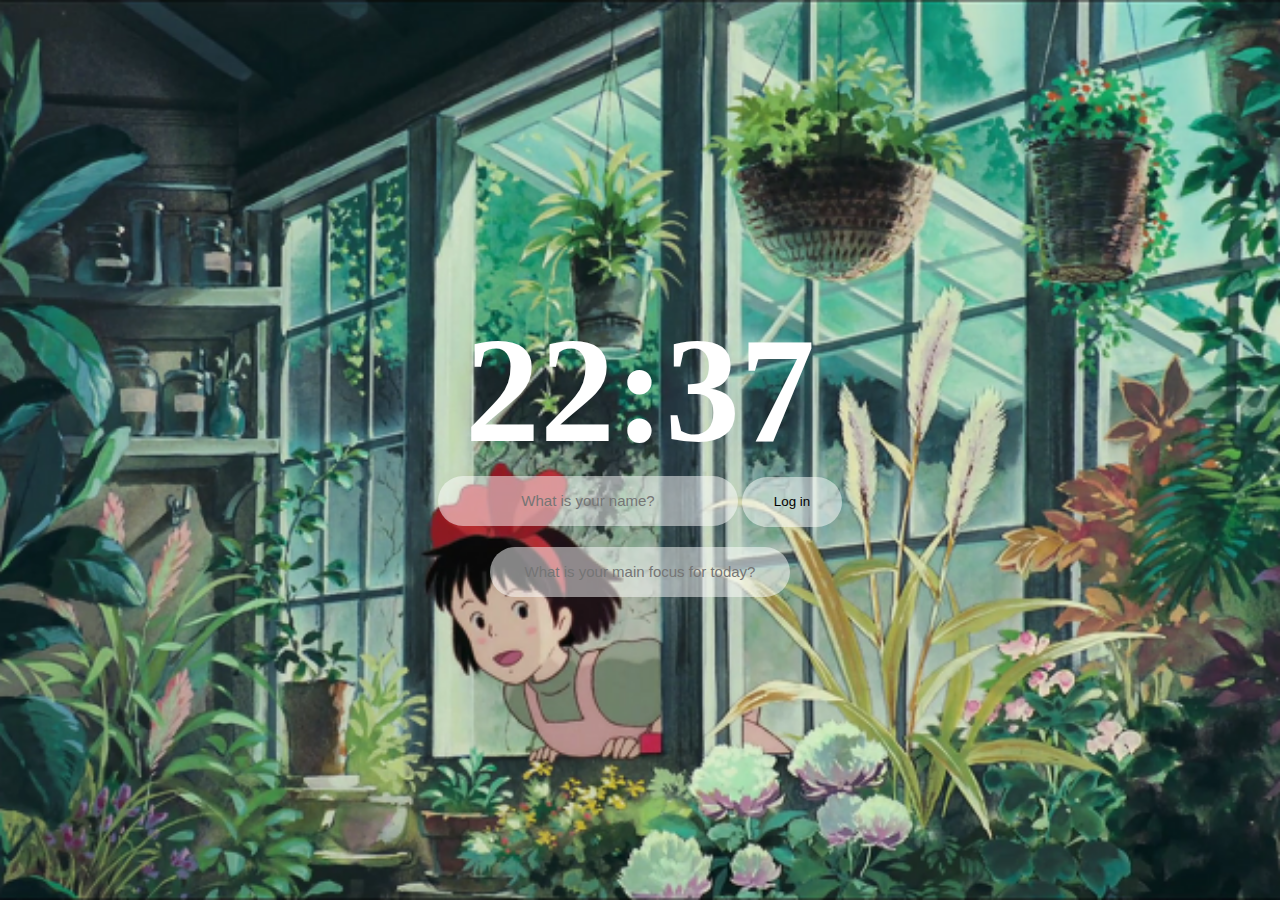
<file: index.html>
<!DOCTYPE html>
<html lang="en">
  <head>
    <meta charset="UTF-8" />
    <meta http-equiv="X-UA-Compatible" content="IE=edge" />
    <meta name="viewport" content="width=device-width, initial-scale=1.0" />
    <title>Momentum</title>
    <link rel="stylesheet" href="css/style.css" />
  </head>
  <body>
    <div id="wrap">
      <h1 class="clock">00:00</h1>
      <form id="login-form" class="hidden">
        <input
          id="login-input"
          required
          type="text"
          placeholder="What is your name?"
        />
        <input id="login-button" type="submit" value="Log in" />
      </form>
      <h1 id="greeting" class="hidden"></h1>
      <form id="todo-form">
        <input
          id="todo-input"
          type="text"
          placeholder="What is your main focus for today?"
          required
        />
      </form>
      <ul id="todo-list"></ul>
      <div id="weather">
        <span></span>
        <span></span>
      </div>
    </div>
    <script src="js/clock.js"></script>
    <script src="js/login.js"></script>
    <script src="js/todolist.js"></script>
    <script src="js/weather.js"></script>
  </body>
</html>
</file>
<file: css/style.css>
* {
  margin: 0;
  padding: 0;
}

ul {
  list-style: none;
}

body {
  height: 100vh;
  background-position: center center;
  background-size: cover;
  background-repeat: no-repeat;
  background-attachment: fixed;
  color: white;
  display: flex;
  justify-content: center;
  align-items: center;
  flex-direction: column;
}
#wrap {
  display: flex;
  justify-content: center;
  align-items: center;
  flex-direction: column;
}

.clock {
  font-size: 150px;
}

#todo-input {
  margin-top: 20px;
}

input {
  border: none;
  background-color: rgba(255, 255, 255, 0.5);
}

button {
  background-color: rgba(255, 255, 255, 0.5);
}

.hidden {
  display: none;
}

#login-input,
#todo-input {
  width: 300px;
  height: 50px;
  text-align: center;
  border-radius: 150px;
  font-size: 15px;
}

#login-button {
  width: 100px;
  height: 50px;
  border-radius: 25px;
}

li {
  font-size: 29px;
}

#weather {
  position: absolute;
  right: 10px;
  top: 10px;
  font-size: 20px;
}
</file>
